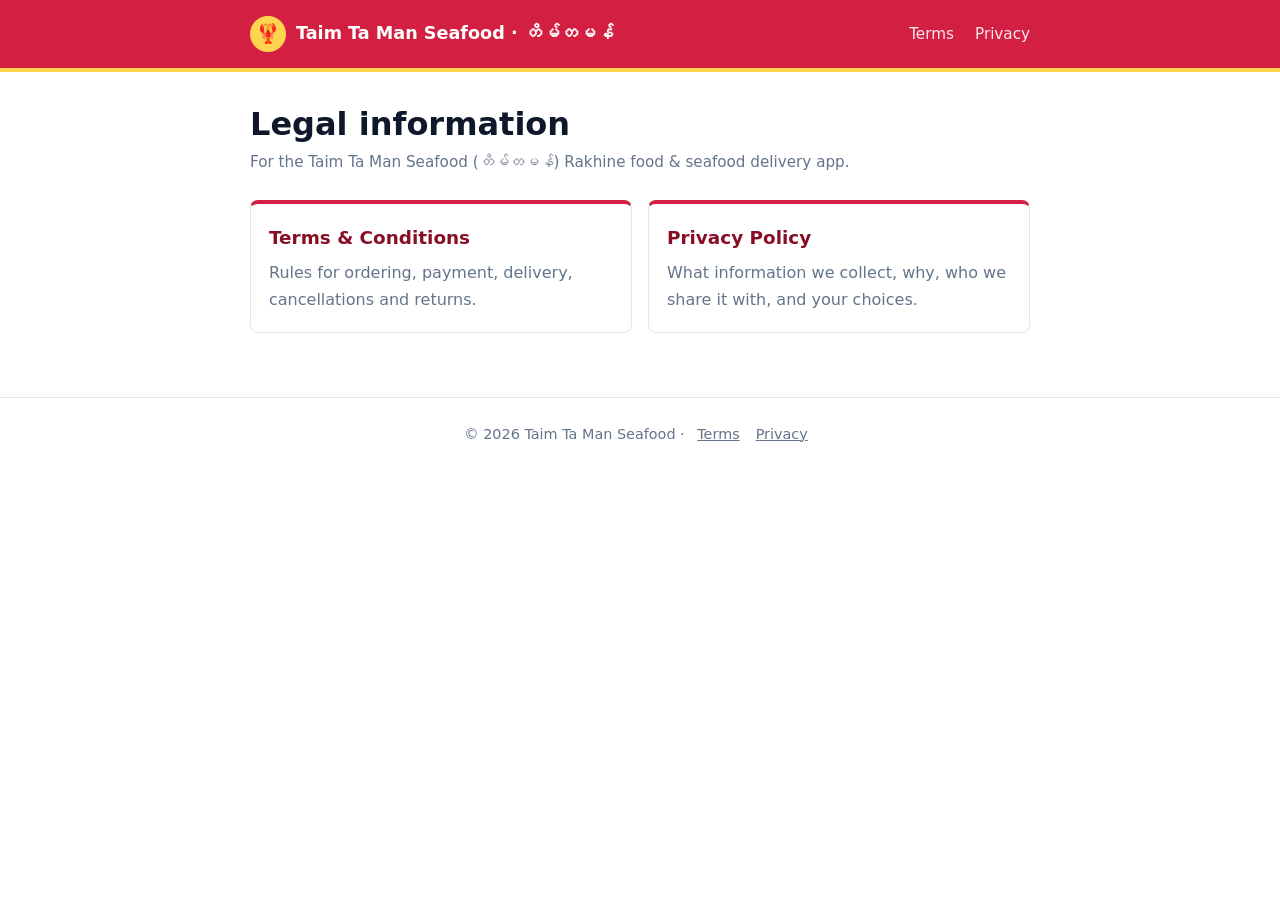
<file: docs/index.html>
<!DOCTYPE html>
<html lang="en">
<head>
  <meta charset="utf-8">
  <meta name="viewport" content="width=device-width, initial-scale=1">
  <title>Taim Ta Man Seafood (တိမ်တမန်) — Legal</title>
  <meta name="description" content="Terms and Conditions and Privacy Policy for the Taim Ta Man Seafood (တိမ်တမန်) food delivery app.">
  <link rel="stylesheet" href="style.css">
</head>
<body>
  <header class="site">
    <div class="bar">
      <a class="brand" href="./"><span class="logo">🦞</span> Taim Ta Man Seafood · တိမ်တမန်</a>
      <nav>
        <a href="terms.html">Terms</a>
        <a href="privacy.html">Privacy</a>
      </nav>
    </div>
  </header>

  <main>
    <h1>Legal information</h1>
    <p class="updated">For the Taim Ta Man Seafood (တိမ်တမန်) Rakhine food &amp; seafood delivery app.</p>

    <div class="cards">
      <a class="card" href="terms.html">
        <h2>Terms &amp; Conditions</h2>
        <p>Rules for ordering, payment, delivery, cancellations and returns.</p>
      </a>
      <a class="card" href="privacy.html">
        <h2>Privacy Policy</h2>
        <p>What information we collect, why, who we share it with, and your choices.</p>
      </a>
    </div>
  </main>

  <footer class="site">
    © <span id="y">2026</span> Taim Ta Man Seafood ·
    <a href="terms.html">Terms</a><a href="privacy.html">Privacy</a>
  </footer>
  <script>document.getElementById('y').textContent = new Date().getFullYear();</script>
</body>
</html>
</file>
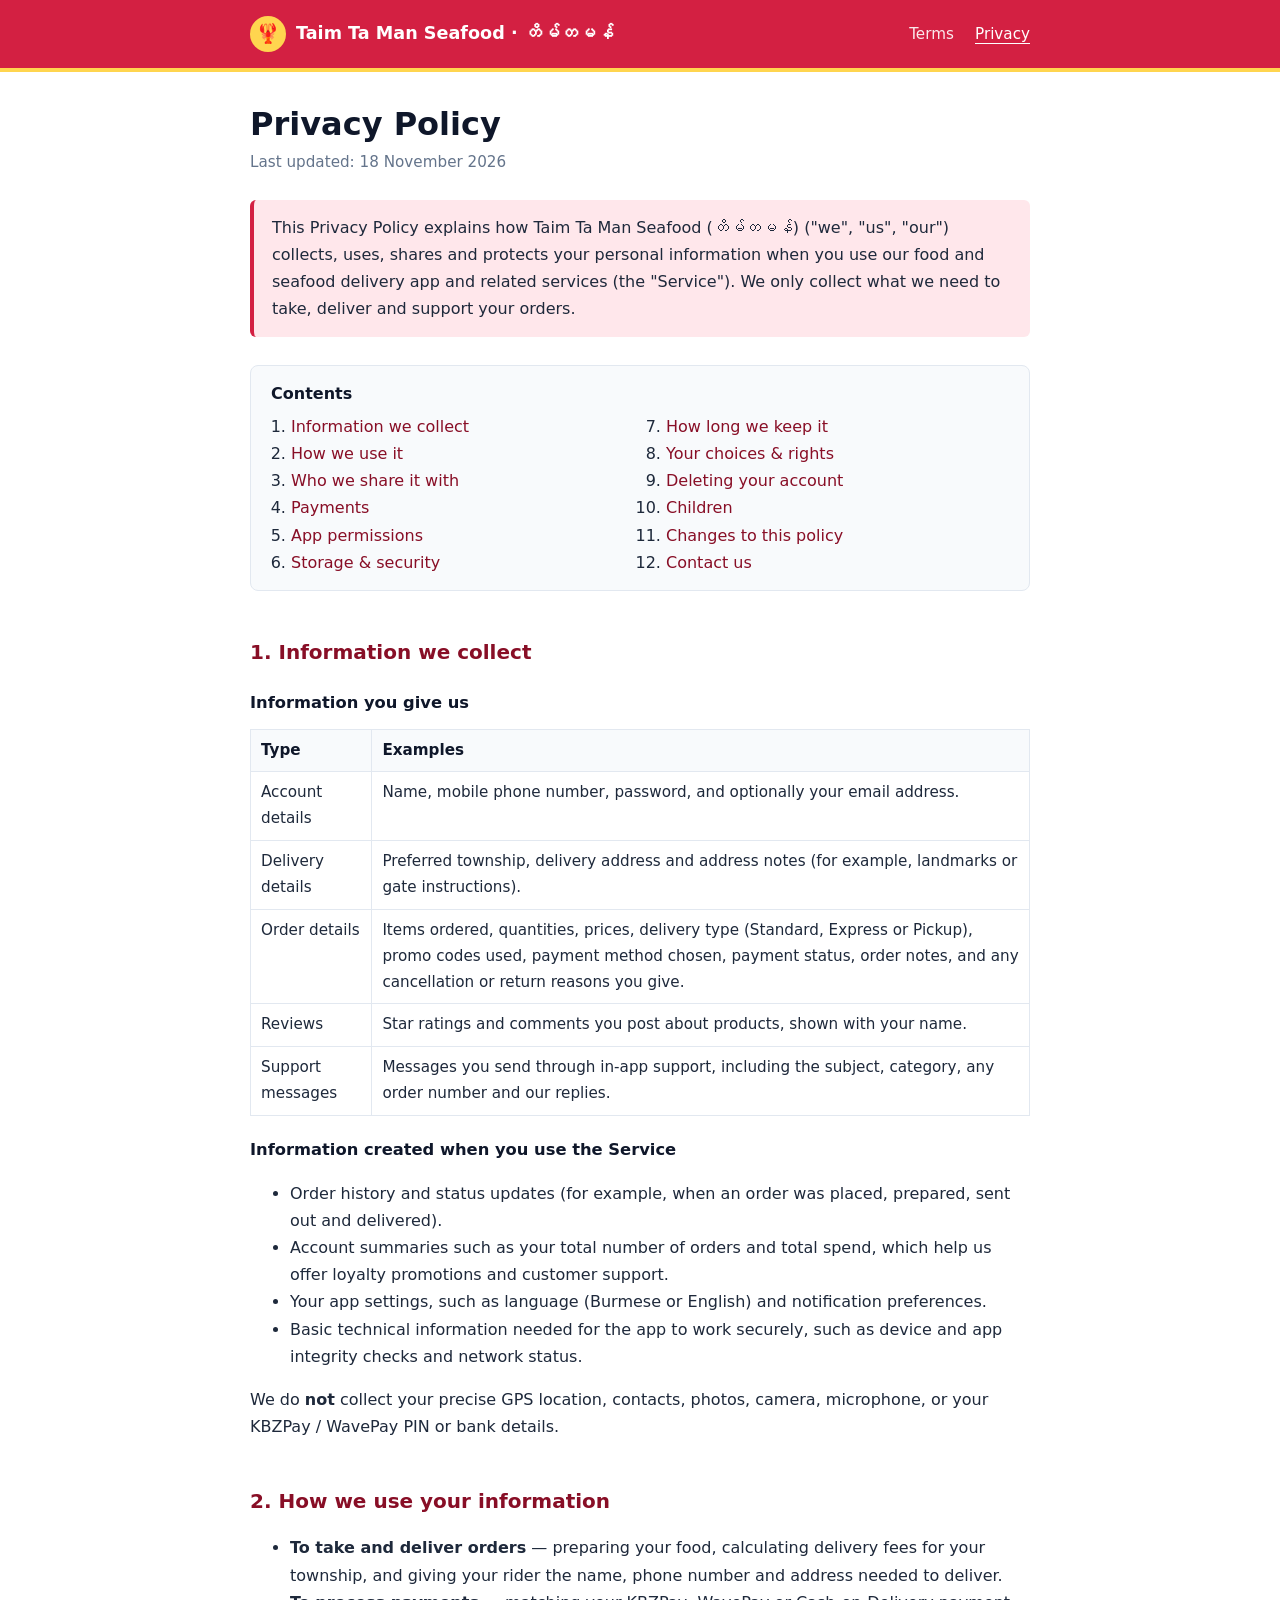
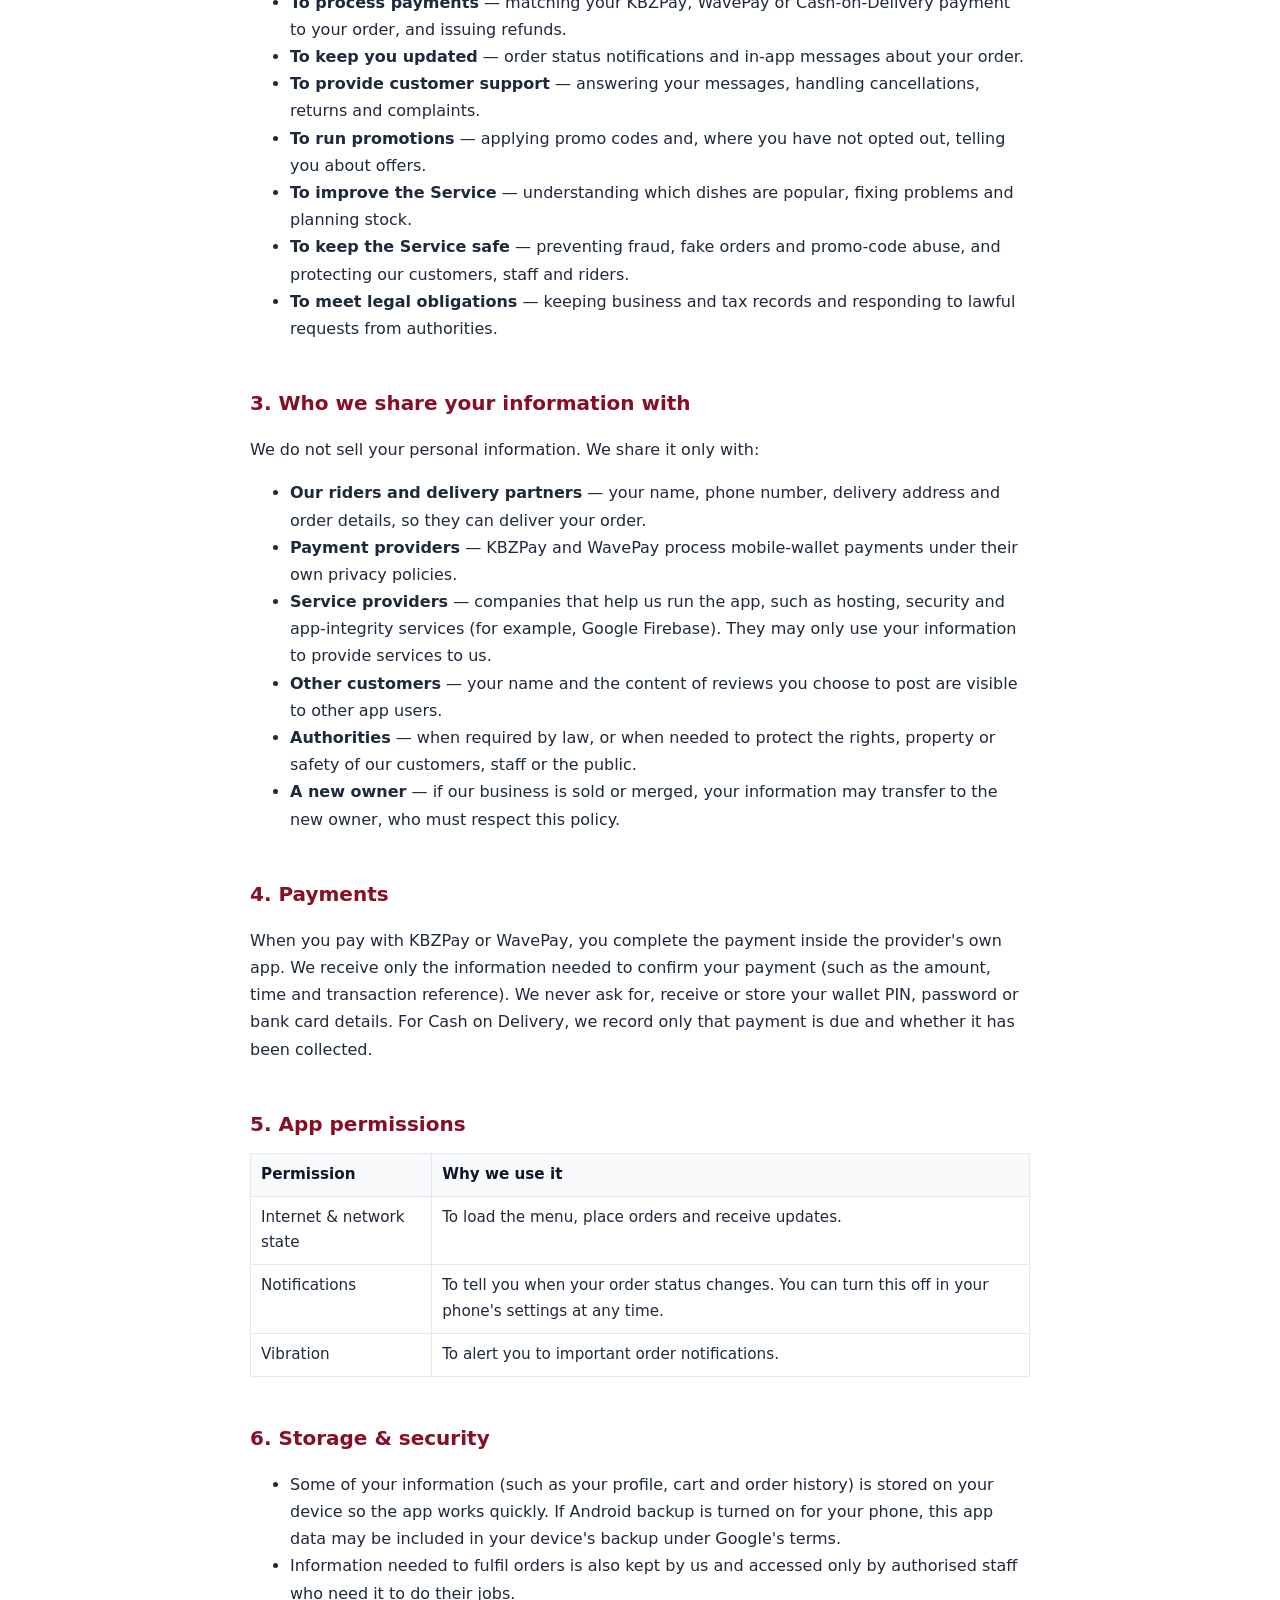
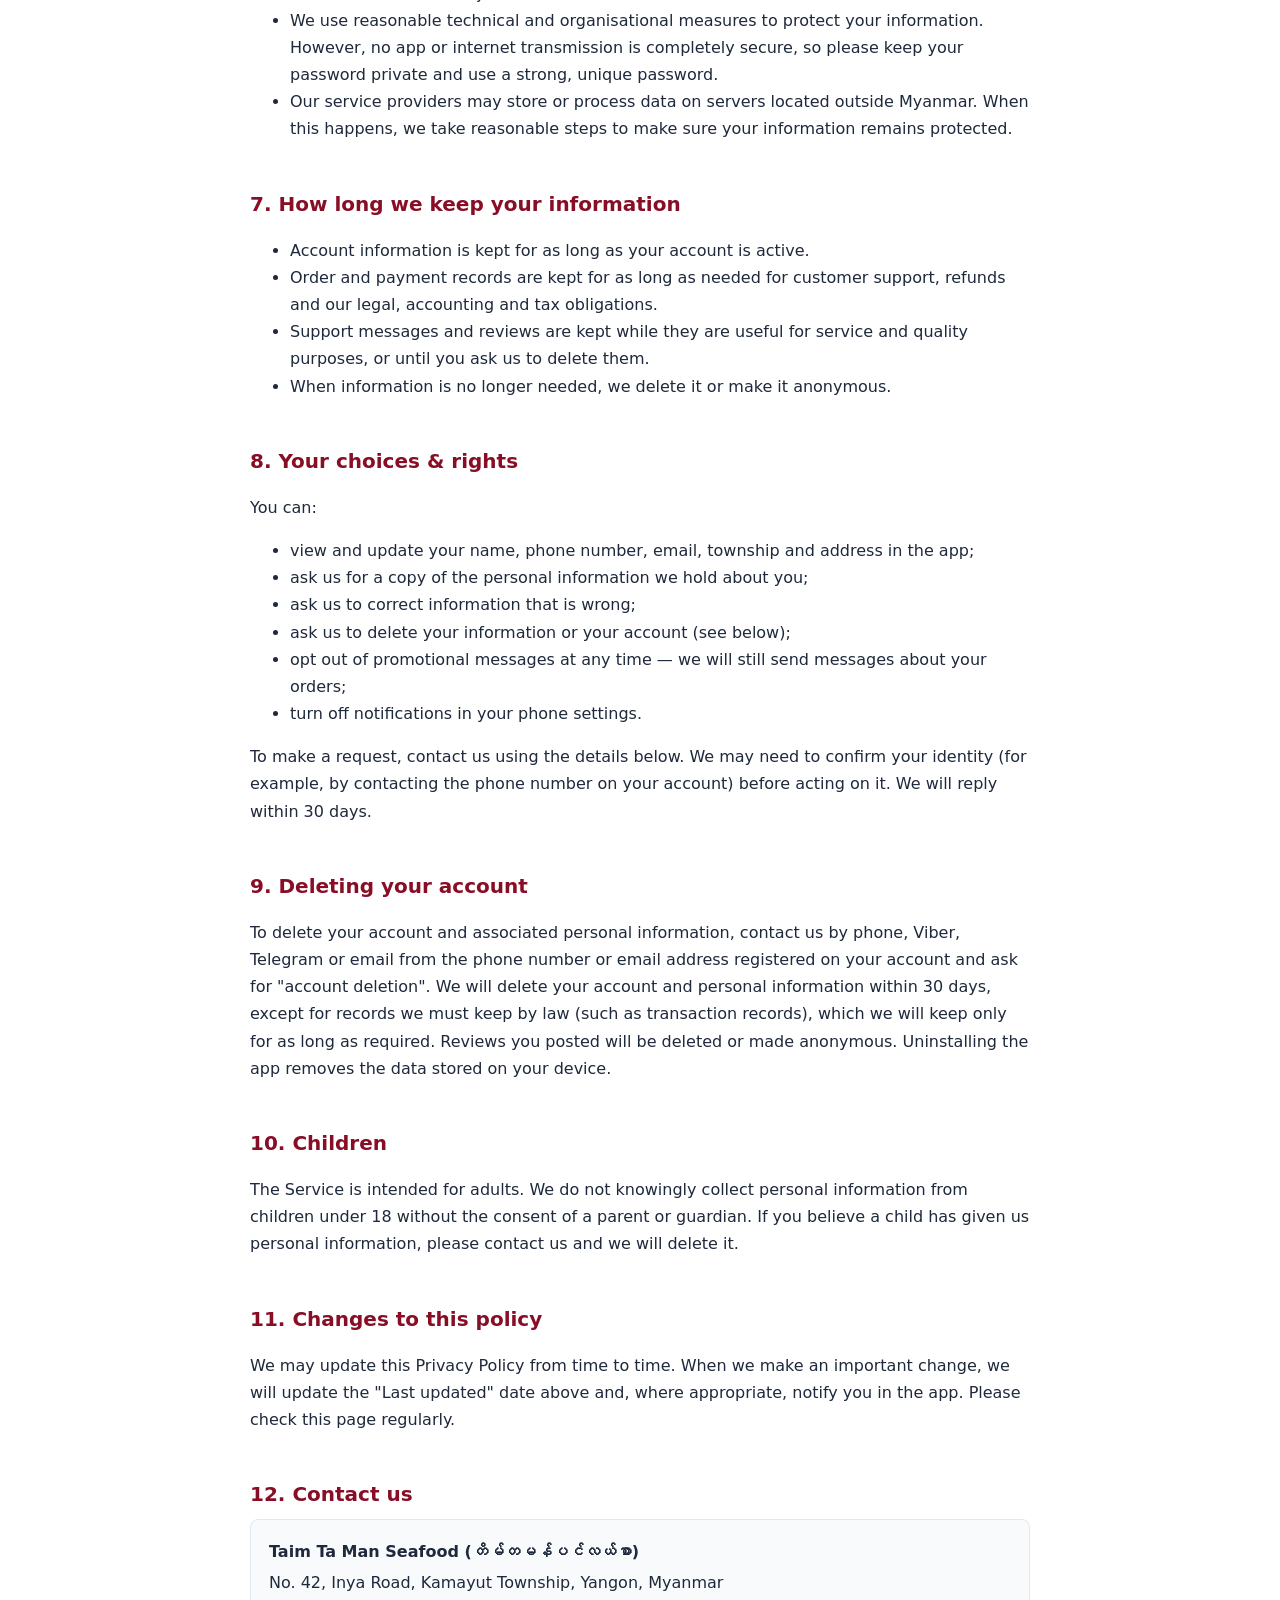
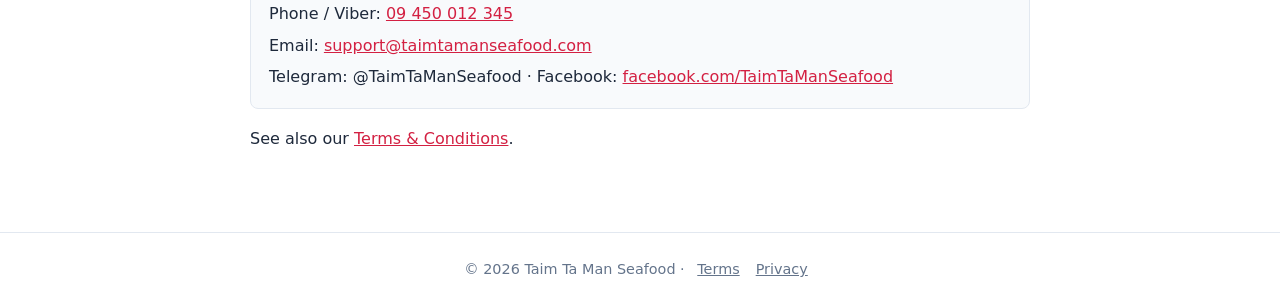
<file: docs/privacy.html>
<!DOCTYPE html>
<html lang="en">
<head>
  <meta charset="utf-8">
  <meta name="viewport" content="width=device-width, initial-scale=1">
  <title>Privacy Policy — Taim Ta Man Seafood (တိမ်တမန်)</title>
  <meta name="description" content="Privacy Policy for the Taim Ta Man Seafood (တိမ်တမန်) food delivery app: what we collect, why, and your choices.">
  <link rel="stylesheet" href="style.css">
</head>
<body>
  <header class="site">
    <div class="bar">
      <a class="brand" href="./"><span class="logo">🦞</span> Taim Ta Man Seafood · တိမ်တမန်</a>
      <nav>
        <a href="terms.html">Terms</a>
        <a href="privacy.html" aria-current="page">Privacy</a>
      </nav>
    </div>
  </header>

  <main>
    <h1>Privacy Policy</h1>
    <p class="updated">Last updated: 18 November 2026</p>

    <div class="intro">
      This Privacy Policy explains how Taim Ta Man Seafood (တိမ်တမန်) ("we", "us", "our") collects, uses, shares and
      protects your personal information when you use our food and seafood delivery app and related services (the
      "Service"). We only collect what we need to take, deliver and support your orders.
    </div>

    <nav class="toc" aria-label="Contents">
      <strong>Contents</strong>
      <ol>
        <li><a href="#collect">Information we collect</a></li>
        <li><a href="#use">How we use it</a></li>
        <li><a href="#share">Who we share it with</a></li>
        <li><a href="#payments">Payments</a></li>
        <li><a href="#permissions">App permissions</a></li>
        <li><a href="#storage">Storage &amp; security</a></li>
        <li><a href="#retention">How long we keep it</a></li>
        <li><a href="#rights">Your choices &amp; rights</a></li>
        <li><a href="#delete">Deleting your account</a></li>
        <li><a href="#children">Children</a></li>
        <li><a href="#changes">Changes to this policy</a></li>
        <li><a href="#contact">Contact us</a></li>
      </ol>
    </nav>

    <h2 id="collect">1. Information we collect</h2>
    <h3>Information you give us</h3>
    <table>
      <tr><th>Type</th><th>Examples</th></tr>
      <tr><td>Account details</td><td>Name, mobile phone number, password, and optionally your email address.</td></tr>
      <tr><td>Delivery details</td><td>Preferred township, delivery address and address notes (for example, landmarks or gate instructions).</td></tr>
      <tr><td>Order details</td><td>Items ordered, quantities, prices, delivery type (Standard, Express or Pickup), promo codes used, payment method chosen, payment status, order notes, and any cancellation or return reasons you give.</td></tr>
      <tr><td>Reviews</td><td>Star ratings and comments you post about products, shown with your name.</td></tr>
      <tr><td>Support messages</td><td>Messages you send through in-app support, including the subject, category, any order number and our replies.</td></tr>
    </table>

    <h3>Information created when you use the Service</h3>
    <ul>
      <li>Order history and status updates (for example, when an order was placed, prepared, sent out and delivered).</li>
      <li>Account summaries such as your total number of orders and total spend, which help us offer loyalty promotions and customer support.</li>
      <li>Your app settings, such as language (Burmese or English) and notification preferences.</li>
      <li>Basic technical information needed for the app to work securely, such as device and app integrity checks and network status.</li>
    </ul>

    <p>We do <strong>not</strong> collect your precise GPS location, contacts, photos, camera, microphone, or your KBZPay / WavePay PIN or bank details.</p>

    <h2 id="use">2. How we use your information</h2>
    <ul>
      <li><strong>To take and deliver orders</strong> — preparing your food, calculating delivery fees for your township, and giving your rider the name, phone number and address needed to deliver.</li>
      <li><strong>To process payments</strong> — matching your KBZPay, WavePay or Cash-on-Delivery payment to your order, and issuing refunds.</li>
      <li><strong>To keep you updated</strong> — order status notifications and in-app messages about your order.</li>
      <li><strong>To provide customer support</strong> — answering your messages, handling cancellations, returns and complaints.</li>
      <li><strong>To run promotions</strong> — applying promo codes and, where you have not opted out, telling you about offers.</li>
      <li><strong>To improve the Service</strong> — understanding which dishes are popular, fixing problems and planning stock.</li>
      <li><strong>To keep the Service safe</strong> — preventing fraud, fake orders and promo-code abuse, and protecting our customers, staff and riders.</li>
      <li><strong>To meet legal obligations</strong> — keeping business and tax records and responding to lawful requests from authorities.</li>
    </ul>

    <h2 id="share">3. Who we share your information with</h2>
    <p>We do not sell your personal information. We share it only with:</p>
    <ul>
      <li><strong>Our riders and delivery partners</strong> — your name, phone number, delivery address and order details, so they can deliver your order.</li>
      <li><strong>Payment providers</strong> — KBZPay and WavePay process mobile-wallet payments under their own privacy policies.</li>
      <li><strong>Service providers</strong> — companies that help us run the app, such as hosting, security and app-integrity services (for example, Google Firebase). They may only use your information to provide services to us.</li>
      <li><strong>Other customers</strong> — your name and the content of reviews you choose to post are visible to other app users.</li>
      <li><strong>Authorities</strong> — when required by law, or when needed to protect the rights, property or safety of our customers, staff or the public.</li>
      <li><strong>A new owner</strong> — if our business is sold or merged, your information may transfer to the new owner, who must respect this policy.</li>
    </ul>

    <h2 id="payments">4. Payments</h2>
    <p>
      When you pay with KBZPay or WavePay, you complete the payment inside the provider's own app. We receive only the
      information needed to confirm your payment (such as the amount, time and transaction reference). We never ask for,
      receive or store your wallet PIN, password or bank card details. For Cash on Delivery, we record only that payment
      is due and whether it has been collected.
    </p>

    <h2 id="permissions">5. App permissions</h2>
    <table>
      <tr><th>Permission</th><th>Why we use it</th></tr>
      <tr><td>Internet &amp; network state</td><td>To load the menu, place orders and receive updates.</td></tr>
      <tr><td>Notifications</td><td>To tell you when your order status changes. You can turn this off in your phone's settings at any time.</td></tr>
      <tr><td>Vibration</td><td>To alert you to important order notifications.</td></tr>
    </table>

    <h2 id="storage">6. Storage &amp; security</h2>
    <ul>
      <li>Some of your information (such as your profile, cart and order history) is stored on your device so the app works quickly. If Android backup is turned on for your phone, this app data may be included in your device's backup under Google's terms.</li>
      <li>Information needed to fulfil orders is also kept by us and accessed only by authorised staff who need it to do their jobs.</li>
      <li>We use reasonable technical and organisational measures to protect your information. However, no app or internet transmission is completely secure, so please keep your password private and use a strong, unique password.</li>
      <li>Our service providers may store or process data on servers located outside Myanmar. When this happens, we take reasonable steps to make sure your information remains protected.</li>
    </ul>

    <h2 id="retention">7. How long we keep your information</h2>
    <ul>
      <li>Account information is kept for as long as your account is active.</li>
      <li>Order and payment records are kept for as long as needed for customer support, refunds and our legal, accounting and tax obligations.</li>
      <li>Support messages and reviews are kept while they are useful for service and quality purposes, or until you ask us to delete them.</li>
      <li>When information is no longer needed, we delete it or make it anonymous.</li>
    </ul>

    <h2 id="rights">8. Your choices &amp; rights</h2>
    <p>You can:</p>
    <ul>
      <li>view and update your name, phone number, email, township and address in the app;</li>
      <li>ask us for a copy of the personal information we hold about you;</li>
      <li>ask us to correct information that is wrong;</li>
      <li>ask us to delete your information or your account (see below);</li>
      <li>opt out of promotional messages at any time — we will still send messages about your orders;</li>
      <li>turn off notifications in your phone settings.</li>
    </ul>
    <p>To make a request, contact us using the details below. We may need to confirm your identity (for example, by
      contacting the phone number on your account) before acting on it. We will reply within 30 days.</p>

    <h2 id="delete">9. Deleting your account</h2>
    <p>
      To delete your account and associated personal information, contact us by phone, Viber, Telegram or email from the
      phone number or email address registered on your account and ask for "account deletion". We will delete your
      account and personal information within 30 days, except for records we must keep by law (such as transaction
      records), which we will keep only for as long as required. Reviews you posted will be deleted or made anonymous.
      Uninstalling the app removes the data stored on your device.
    </p>

    <h2 id="children">10. Children</h2>
    <p>
      The Service is intended for adults. We do not knowingly collect personal information from children under 18
      without the consent of a parent or guardian. If you believe a child has given us personal information, please
      contact us and we will delete it.
    </p>

    <h2 id="changes">11. Changes to this policy</h2>
    <p>
      We may update this Privacy Policy from time to time. When we make an important change, we will update the
      "Last updated" date above and, where appropriate, notify you in the app. Please check this page regularly.
    </p>

    <h2 id="contact">12. Contact us</h2>
    <div class="contact-card">
      <p><strong>Taim Ta Man Seafood (တိမ်တမန်ပင်လယ်စာ)</strong></p>
      <p>No. 42, Inya Road, Kamayut Township, Yangon, Myanmar</p>
      <p>Phone / Viber: <a href="tel:+959450012345">09 450 012 345</a></p>
      <p>Email: <a href="mailto:support@taimtamanseafood.com">support@taimtamanseafood.com</a></p>
      <p>Telegram: @TaimTaManSeafood · Facebook: <a href="https://facebook.com/TaimTaManSeafood">facebook.com/TaimTaManSeafood</a></p>
    </div>
    <p>See also our <a href="terms.html">Terms &amp; Conditions</a>.</p>
  </main>

  <footer class="site">
    © <span id="y">2026</span> Taim Ta Man Seafood ·
    <a href="terms.html">Terms</a><a href="privacy.html">Privacy</a>
  </footer>
  <script>document.getElementById('y').textContent = new Date().getFullYear();</script>
</body>
</html>
</file>
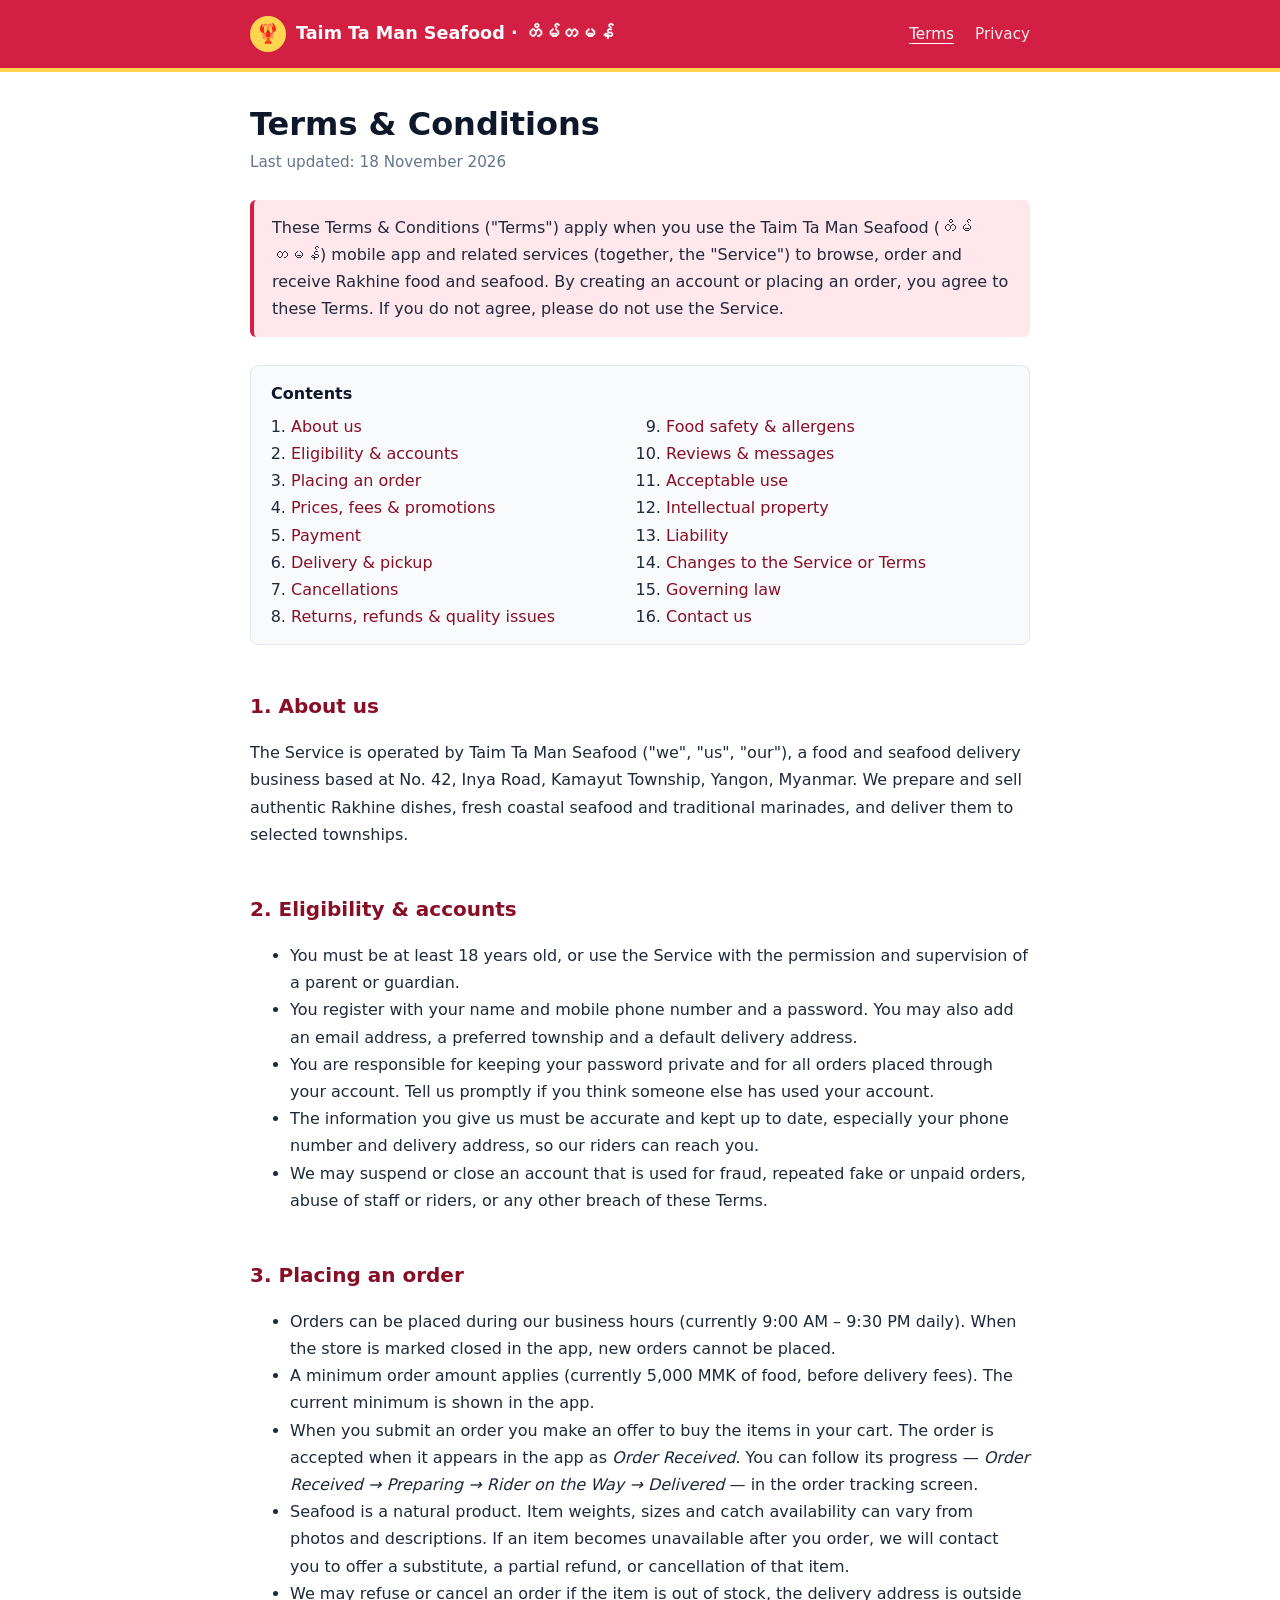
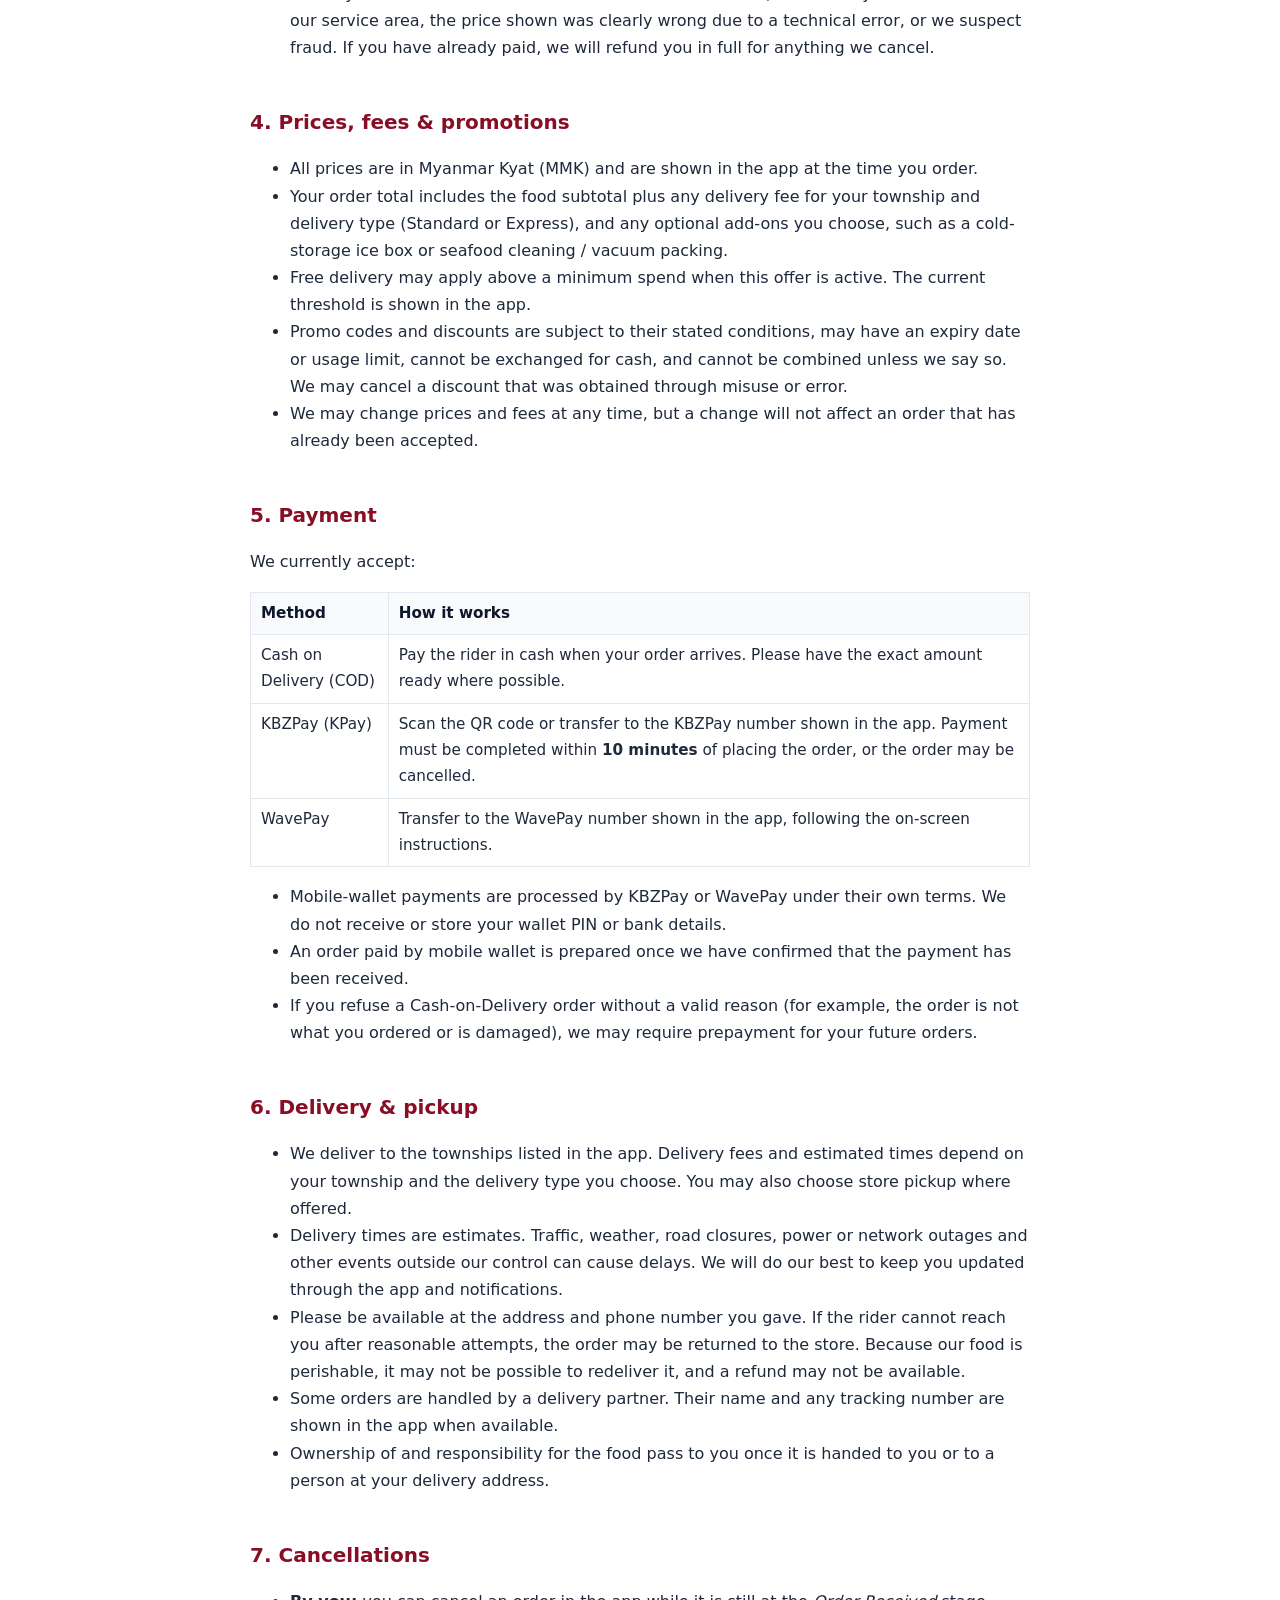
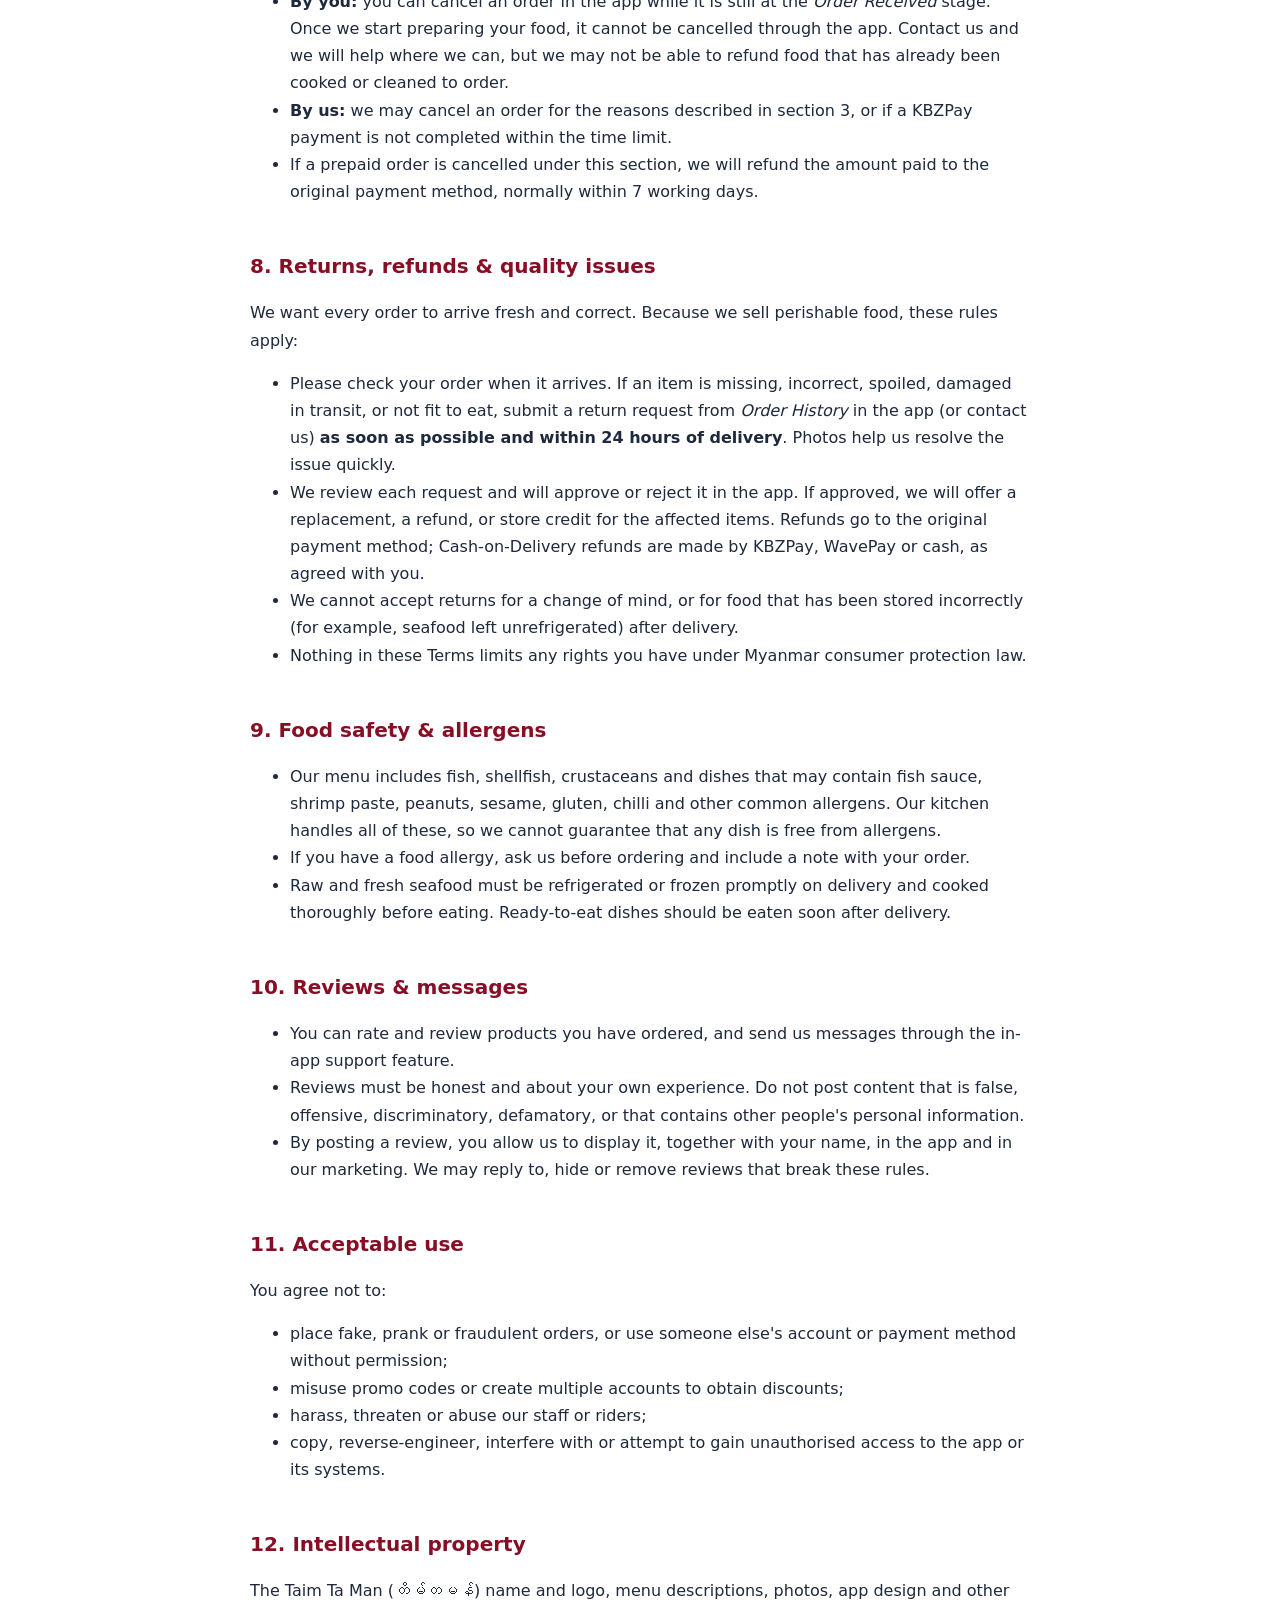
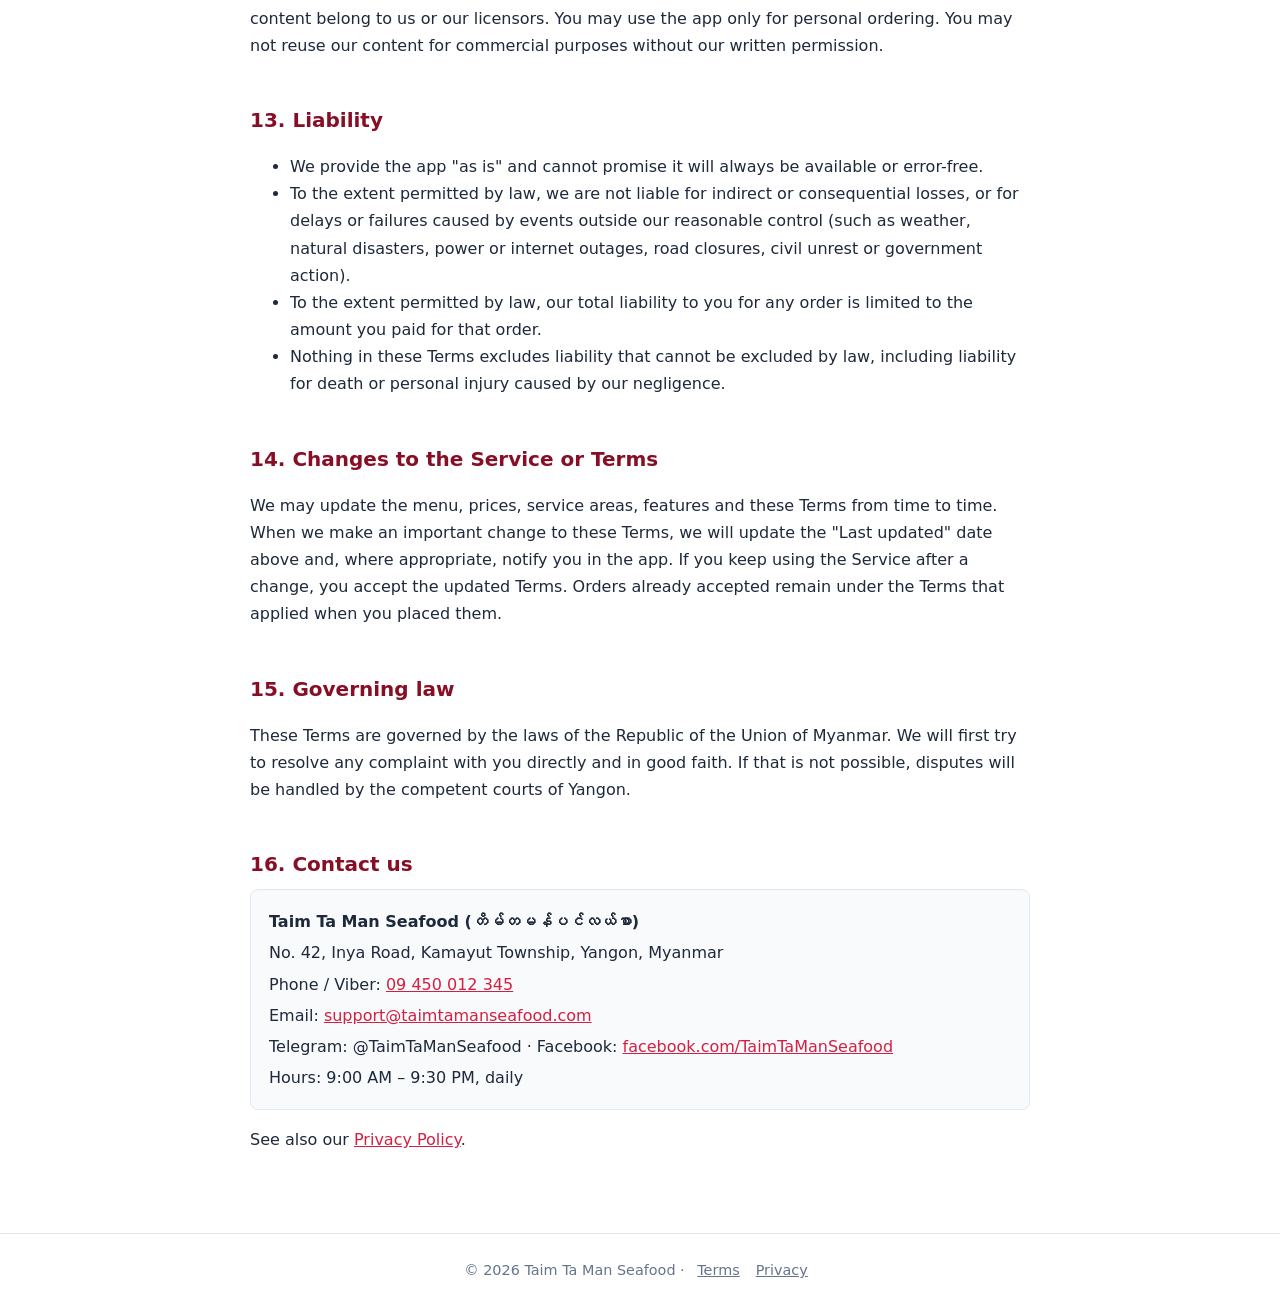
<file: docs/terms.html>
<!DOCTYPE html>
<html lang="en">
<head>
  <meta charset="utf-8">
  <meta name="viewport" content="width=device-width, initial-scale=1">
  <title>Terms &amp; Conditions — Taim Ta Man Seafood (တိမ်တမန်)</title>
  <meta name="description" content="Terms and Conditions for ordering from the Taim Ta Man Seafood (တိမ်တမန်) food delivery app.">
  <link rel="stylesheet" href="style.css">
</head>
<body>
  <header class="site">
    <div class="bar">
      <a class="brand" href="./"><span class="logo">🦞</span> Taim Ta Man Seafood · တိမ်တမန်</a>
      <nav>
        <a href="terms.html" aria-current="page">Terms</a>
        <a href="privacy.html">Privacy</a>
      </nav>
    </div>
  </header>

  <main>
    <h1>Terms &amp; Conditions</h1>
    <p class="updated">Last updated: 18 November 2026</p>

    <div class="intro">
      These Terms &amp; Conditions ("Terms") apply when you use the Taim Ta Man Seafood (တိမ်တမန်) mobile app and
      related services (together, the "Service") to browse, order and receive Rakhine food and seafood. By creating
      an account or placing an order, you agree to these Terms. If you do not agree, please do not use the Service.
    </div>

    <nav class="toc" aria-label="Contents">
      <strong>Contents</strong>
      <ol>
        <li><a href="#about">About us</a></li>
        <li><a href="#eligibility">Eligibility &amp; accounts</a></li>
        <li><a href="#orders">Placing an order</a></li>
        <li><a href="#prices">Prices, fees &amp; promotions</a></li>
        <li><a href="#payment">Payment</a></li>
        <li><a href="#delivery">Delivery &amp; pickup</a></li>
        <li><a href="#cancel">Cancellations</a></li>
        <li><a href="#returns">Returns, refunds &amp; quality issues</a></li>
        <li><a href="#food">Food safety &amp; allergens</a></li>
        <li><a href="#reviews">Reviews &amp; messages</a></li>
        <li><a href="#conduct">Acceptable use</a></li>
        <li><a href="#ip">Intellectual property</a></li>
        <li><a href="#liability">Liability</a></li>
        <li><a href="#changes">Changes to the Service or Terms</a></li>
        <li><a href="#law">Governing law</a></li>
        <li><a href="#contact">Contact us</a></li>
      </ol>
    </nav>

    <h2 id="about">1. About us</h2>
    <p>
      The Service is operated by Taim Ta Man Seafood ("we", "us", "our"), a food and seafood delivery business based at
      No. 42, Inya Road, Kamayut Township, Yangon, Myanmar. We prepare and sell authentic Rakhine dishes, fresh coastal
      seafood and traditional marinades, and deliver them to selected townships.
    </p>

    <h2 id="eligibility">2. Eligibility &amp; accounts</h2>
    <ul>
      <li>You must be at least 18 years old, or use the Service with the permission and supervision of a parent or guardian.</li>
      <li>You register with your name and mobile phone number and a password. You may also add an email address, a preferred township and a default delivery address.</li>
      <li>You are responsible for keeping your password private and for all orders placed through your account. Tell us promptly if you think someone else has used your account.</li>
      <li>The information you give us must be accurate and kept up to date, especially your phone number and delivery address, so our riders can reach you.</li>
      <li>We may suspend or close an account that is used for fraud, repeated fake or unpaid orders, abuse of staff or riders, or any other breach of these Terms.</li>
    </ul>

    <h2 id="orders">3. Placing an order</h2>
    <ul>
      <li>Orders can be placed during our business hours (currently 9:00 AM – 9:30 PM daily). When the store is marked closed in the app, new orders cannot be placed.</li>
      <li>A minimum order amount applies (currently 5,000 MMK of food, before delivery fees). The current minimum is shown in the app.</li>
      <li>When you submit an order you make an offer to buy the items in your cart. The order is accepted when it appears in the app as <em>Order Received</em>. You can follow its progress — <em>Order Received → Preparing → Rider on the Way → Delivered</em> — in the order tracking screen.</li>
      <li>Seafood is a natural product. Item weights, sizes and catch availability can vary from photos and descriptions. If an item becomes unavailable after you order, we will contact you to offer a substitute, a partial refund, or cancellation of that item.</li>
      <li>We may refuse or cancel an order if the item is out of stock, the delivery address is outside our service area, the price shown was clearly wrong due to a technical error, or we suspect fraud. If you have already paid, we will refund you in full for anything we cancel.</li>
    </ul>

    <h2 id="prices">4. Prices, fees &amp; promotions</h2>
    <ul>
      <li>All prices are in Myanmar Kyat (MMK) and are shown in the app at the time you order.</li>
      <li>Your order total includes the food subtotal plus any delivery fee for your township and delivery type (Standard or Express), and any optional add-ons you choose, such as a cold-storage ice box or seafood cleaning / vacuum packing.</li>
      <li>Free delivery may apply above a minimum spend when this offer is active. The current threshold is shown in the app.</li>
      <li>Promo codes and discounts are subject to their stated conditions, may have an expiry date or usage limit, cannot be exchanged for cash, and cannot be combined unless we say so. We may cancel a discount that was obtained through misuse or error.</li>
      <li>We may change prices and fees at any time, but a change will not affect an order that has already been accepted.</li>
    </ul>

    <h2 id="payment">5. Payment</h2>
    <p>We currently accept:</p>
    <table>
      <tr><th>Method</th><th>How it works</th></tr>
      <tr><td>Cash on Delivery (COD)</td><td>Pay the rider in cash when your order arrives. Please have the exact amount ready where possible.</td></tr>
      <tr><td>KBZPay (KPay)</td><td>Scan the QR code or transfer to the KBZPay number shown in the app. Payment must be completed within <strong>10 minutes</strong> of placing the order, or the order may be cancelled.</td></tr>
      <tr><td>WavePay</td><td>Transfer to the WavePay number shown in the app, following the on-screen instructions.</td></tr>
    </table>
    <ul>
      <li>Mobile-wallet payments are processed by KBZPay or WavePay under their own terms. We do not receive or store your wallet PIN or bank details.</li>
      <li>An order paid by mobile wallet is prepared once we have confirmed that the payment has been received.</li>
      <li>If you refuse a Cash-on-Delivery order without a valid reason (for example, the order is not what you ordered or is damaged), we may require prepayment for your future orders.</li>
    </ul>

    <h2 id="delivery">6. Delivery &amp; pickup</h2>
    <ul>
      <li>We deliver to the townships listed in the app. Delivery fees and estimated times depend on your township and the delivery type you choose. You may also choose store pickup where offered.</li>
      <li>Delivery times are estimates. Traffic, weather, road closures, power or network outages and other events outside our control can cause delays. We will do our best to keep you updated through the app and notifications.</li>
      <li>Please be available at the address and phone number you gave. If the rider cannot reach you after reasonable attempts, the order may be returned to the store. Because our food is perishable, it may not be possible to redeliver it, and a refund may not be available.</li>
      <li>Some orders are handled by a delivery partner. Their name and any tracking number are shown in the app when available.</li>
      <li>Ownership of and responsibility for the food pass to you once it is handed to you or to a person at your delivery address.</li>
    </ul>

    <h2 id="cancel">7. Cancellations</h2>
    <ul>
      <li><strong>By you:</strong> you can cancel an order in the app while it is still at the <em>Order Received</em> stage. Once we start preparing your food, it cannot be cancelled through the app. Contact us and we will help where we can, but we may not be able to refund food that has already been cooked or cleaned to order.</li>
      <li><strong>By us:</strong> we may cancel an order for the reasons described in section 3, or if a KBZPay payment is not completed within the time limit.</li>
      <li>If a prepaid order is cancelled under this section, we will refund the amount paid to the original payment method, normally within 7 working days.</li>
    </ul>

    <h2 id="returns">8. Returns, refunds &amp; quality issues</h2>
    <p>We want every order to arrive fresh and correct. Because we sell perishable food, these rules apply:</p>
    <ul>
      <li>Please check your order when it arrives. If an item is missing, incorrect, spoiled, damaged in transit, or not fit to eat, submit a return request from <em>Order History</em> in the app (or contact us) <strong>as soon as possible and within 24 hours of delivery</strong>. Photos help us resolve the issue quickly.</li>
      <li>We review each request and will approve or reject it in the app. If approved, we will offer a replacement, a refund, or store credit for the affected items. Refunds go to the original payment method; Cash-on-Delivery refunds are made by KBZPay, WavePay or cash, as agreed with you.</li>
      <li>We cannot accept returns for a change of mind, or for food that has been stored incorrectly (for example, seafood left unrefrigerated) after delivery.</li>
      <li>Nothing in these Terms limits any rights you have under Myanmar consumer protection law.</li>
    </ul>

    <h2 id="food">9. Food safety &amp; allergens</h2>
    <ul>
      <li>Our menu includes fish, shellfish, crustaceans and dishes that may contain fish sauce, shrimp paste, peanuts, sesame, gluten, chilli and other common allergens. Our kitchen handles all of these, so we cannot guarantee that any dish is free from allergens.</li>
      <li>If you have a food allergy, ask us before ordering and include a note with your order.</li>
      <li>Raw and fresh seafood must be refrigerated or frozen promptly on delivery and cooked thoroughly before eating. Ready-to-eat dishes should be eaten soon after delivery.</li>
    </ul>

    <h2 id="reviews">10. Reviews &amp; messages</h2>
    <ul>
      <li>You can rate and review products you have ordered, and send us messages through the in-app support feature.</li>
      <li>Reviews must be honest and about your own experience. Do not post content that is false, offensive, discriminatory, defamatory, or that contains other people's personal information.</li>
      <li>By posting a review, you allow us to display it, together with your name, in the app and in our marketing. We may reply to, hide or remove reviews that break these rules.</li>
    </ul>

    <h2 id="conduct">11. Acceptable use</h2>
    <p>You agree not to:</p>
    <ul>
      <li>place fake, prank or fraudulent orders, or use someone else's account or payment method without permission;</li>
      <li>misuse promo codes or create multiple accounts to obtain discounts;</li>
      <li>harass, threaten or abuse our staff or riders;</li>
      <li>copy, reverse-engineer, interfere with or attempt to gain unauthorised access to the app or its systems.</li>
    </ul>

    <h2 id="ip">12. Intellectual property</h2>
    <p>
      The Taim Ta Man (တိမ်တမန်) name and logo, menu descriptions, photos, app design and other content belong to us
      or our licensors. You may use the app only for personal ordering. You may not reuse our content for commercial
      purposes without our written permission.
    </p>

    <h2 id="liability">13. Liability</h2>
    <ul>
      <li>We provide the app "as is" and cannot promise it will always be available or error-free.</li>
      <li>To the extent permitted by law, we are not liable for indirect or consequential losses, or for delays or failures caused by events outside our reasonable control (such as weather, natural disasters, power or internet outages, road closures, civil unrest or government action).</li>
      <li>To the extent permitted by law, our total liability to you for any order is limited to the amount you paid for that order.</li>
      <li>Nothing in these Terms excludes liability that cannot be excluded by law, including liability for death or personal injury caused by our negligence.</li>
    </ul>

    <h2 id="changes">14. Changes to the Service or Terms</h2>
    <p>
      We may update the menu, prices, service areas, features and these Terms from time to time. When we make an
      important change to these Terms, we will update the "Last updated" date above and, where appropriate, notify you
      in the app. If you keep using the Service after a change, you accept the updated Terms. Orders already accepted
      remain under the Terms that applied when you placed them.
    </p>

    <h2 id="law">15. Governing law</h2>
    <p>
      These Terms are governed by the laws of the Republic of the Union of Myanmar. We will first try to resolve any
      complaint with you directly and in good faith. If that is not possible, disputes will be handled by the competent
      courts of Yangon.
    </p>

    <h2 id="contact">16. Contact us</h2>
    <div class="contact-card">
      <p><strong>Taim Ta Man Seafood (တိမ်တမန်ပင်လယ်စာ)</strong></p>
      <p>No. 42, Inya Road, Kamayut Township, Yangon, Myanmar</p>
      <p>Phone / Viber: <a href="tel:+959450012345">09 450 012 345</a></p>
      <p>Email: <a href="mailto:support@taimtamanseafood.com">support@taimtamanseafood.com</a></p>
      <p>Telegram: @TaimTaManSeafood · Facebook: <a href="https://facebook.com/TaimTaManSeafood">facebook.com/TaimTaManSeafood</a></p>
      <p>Hours: 9:00 AM – 9:30 PM, daily</p>
    </div>
    <p>See also our <a href="privacy.html">Privacy Policy</a>.</p>
  </main>

  <footer class="site">
    © <span id="y">2026</span> Taim Ta Man Seafood ·
    <a href="terms.html">Terms</a><a href="privacy.html">Privacy</a>
  </footer>
  <script>document.getElementById('y').textContent = new Date().getFullYear();</script>
</body>
</html>
</file>
<file: docs/style.css>
:root {
  --red: #D32042;
  --red-dark: #880E26;
  --rose: #FFE7EB;
  --gold: #FFD54F;
  --ink: #0F172A;
  --text: #1E293B;
  --muted: #64748B;
  --line: #E2E8F0;
  --soft: #F8FAFC;
}

* { box-sizing: border-box; }

html { scroll-behavior: smooth; }

body {
  margin: 0;
  font-family: "Padauk", "Noto Sans Myanmar", system-ui, -apple-system, "Segoe UI", Roboto, sans-serif;
  color: var(--text);
  background: #fff;
  line-height: 1.7;
  font-size: 16px;
}

header.site {
  background: var(--red);
  color: #fff;
  border-bottom: 4px solid var(--gold);
}

header.site .bar {
  max-width: 820px;
  margin: 0 auto;
  padding: 16px 20px;
  display: flex;
  align-items: center;
  justify-content: space-between;
  gap: 12px;
  flex-wrap: wrap;
}

.brand {
  display: flex;
  align-items: center;
  gap: 10px;
  color: #fff;
  text-decoration: none;
  font-weight: 700;
  font-size: 1.1rem;
}

.brand .logo {
  width: 36px; height: 36px;
  border-radius: 50%;
  background: var(--gold);
  display: grid; place-items: center;
  font-size: 1.2rem;
}

header.site nav a {
  color: #fff;
  text-decoration: none;
  margin-left: 16px;
  font-size: 0.95rem;
  opacity: 0.9;
}
header.site nav a:hover,
header.site nav a[aria-current="page"] { opacity: 1; text-decoration: underline; text-underline-offset: 4px; }

main {
  max-width: 820px;
  margin: 0 auto;
  padding: 32px 20px 64px;
}

h1 {
  color: var(--ink);
  font-size: 2rem;
  line-height: 1.25;
  margin: 0 0 6px;
}

.updated { color: var(--muted); margin: 0 0 24px; font-size: 0.95rem; }

.intro {
  background: var(--rose);
  border-left: 4px solid var(--red);
  padding: 14px 18px;
  border-radius: 6px;
  margin-bottom: 28px;
}

.toc {
  background: var(--soft);
  border: 1px solid var(--line);
  border-radius: 8px;
  padding: 14px 20px;
  margin-bottom: 32px;
}
.toc strong { display: block; margin-bottom: 6px; color: var(--ink); }
.toc ol { margin: 0; padding-left: 20px; columns: 2; column-gap: 32px; }
.toc a { color: var(--red-dark); text-decoration: none; }
.toc a:hover { text-decoration: underline; }

h2 {
  color: var(--red-dark);
  font-size: 1.25rem;
  margin: 36px 0 8px;
  padding-top: 8px;
  scroll-margin-top: 16px;
}

h3 { font-size: 1.02rem; color: var(--ink); margin: 20px 0 4px; }

a { color: var(--red); }

table {
  width: 100%;
  border-collapse: collapse;
  margin: 12px 0;
  font-size: 0.95rem;
}
th, td { border: 1px solid var(--line); padding: 8px 10px; text-align: left; vertical-align: top; }
th { background: var(--soft); color: var(--ink); }

.contact-card {
  border: 1px solid var(--line);
  border-radius: 8px;
  padding: 14px 18px;
  background: var(--soft);
}
.contact-card p { margin: 4px 0; }

.cards { display: grid; grid-template-columns: repeat(auto-fit, minmax(240px, 1fr)); gap: 16px; margin-top: 24px; }
.card {
  display: block;
  border: 1px solid var(--line);
  border-top: 4px solid var(--red);
  border-radius: 8px;
  padding: 18px;
  text-decoration: none;
  color: var(--text);
  transition: box-shadow .15s, transform .15s;
}
.card:hover { box-shadow: 0 6px 18px rgba(15,23,42,.08); transform: translateY(-2px); }
.card h2 { margin: 0 0 6px; padding: 0; font-size: 1.15rem; }
.card p { margin: 0; color: var(--muted); }

footer.site {
  border-top: 1px solid var(--line);
  color: var(--muted);
  font-size: 0.9rem;
  text-align: center;
  padding: 24px 20px;
}
footer.site a { color: var(--muted); margin: 0 8px; }

@media (max-width: 600px) {
  h1 { font-size: 1.6rem; }
  .toc ol { columns: 1; }
  header.site nav a { margin: 0 12px 0 0; }
}

@media print {
  header.site, footer.site, .toc { display: none; }
  a { color: inherit; }
}
</file>
